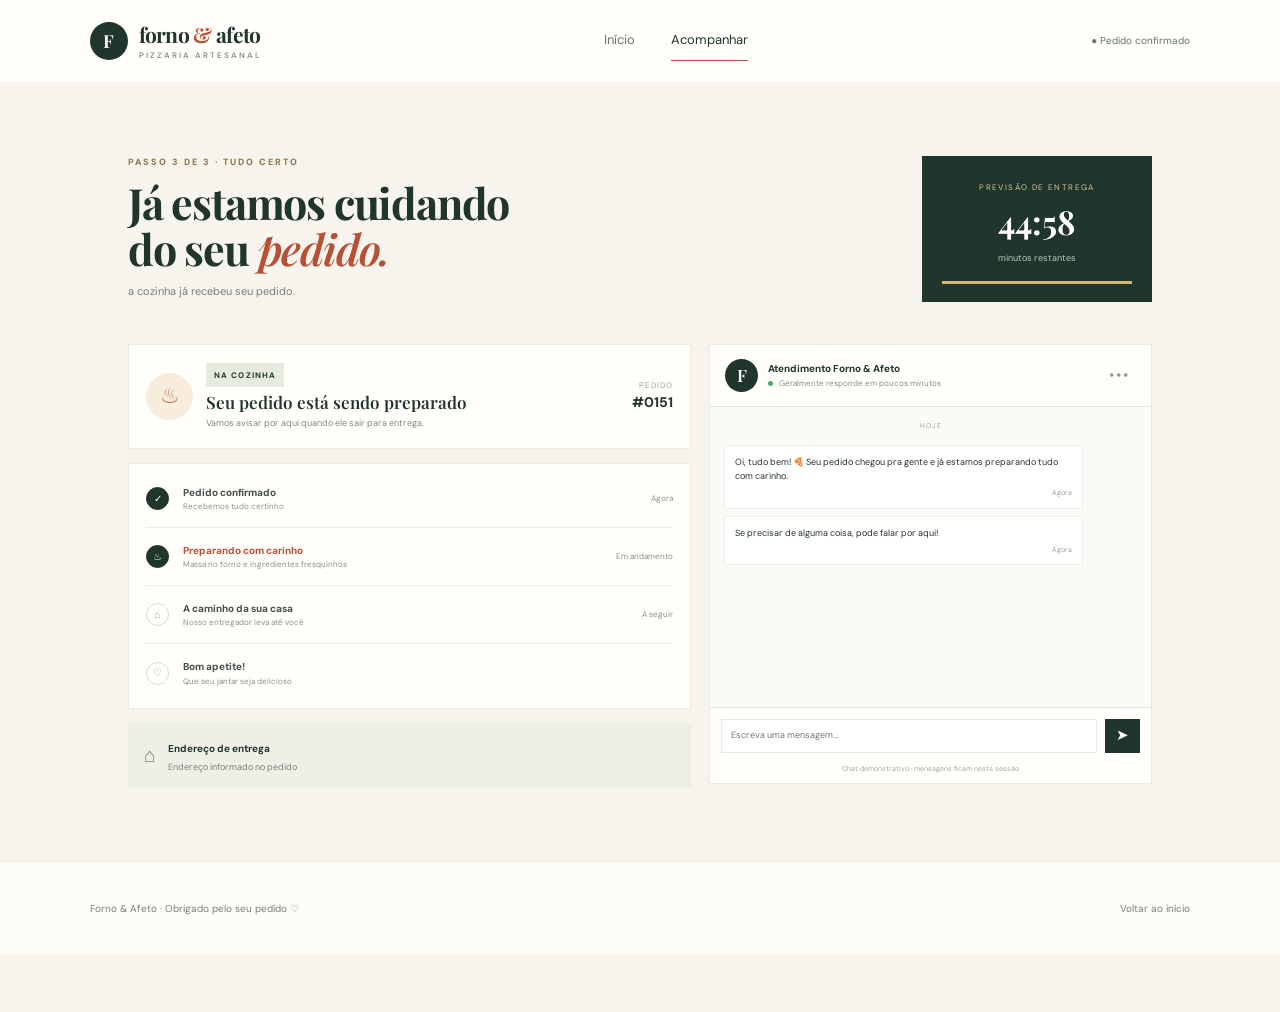
<file: acompanhamento.html>
<!doctype html><html lang="pt-BR"><head><meta charset="utf-8"><meta name="viewport" content="width=device-width,initial-scale=1"><meta name="theme-color" content="#18231d"><title>Acompanhe seu pedido — Forno & Afeto</title><link rel="preconnect" href="https://fonts.googleapis.com"><link href="https://fonts.googleapis.com/css2?family=DM+Sans:wght@400;500;600;700&family=Playfair+Display:wght@600;700;800&display=swap" rel="stylesheet"><link rel="stylesheet" href="style.css"></head><body class="inner-page"><header class="topbar"><a class="brand" href="index.html"><span class="brand-mark">F</span><span>forno <i>&</i> afeto<small>PIZZARIA ARTESANAL</small></span></a><nav><a href="index.html">Início</a><a class="active" href="acompanhamento.html">Acompanhar</a></nav><span class="secure-label">● Pedido confirmado</span></header><main class="flow-main track-main"><div class="track-hero"><div><p class="eyebrow dark-eyebrow">PASSO 3 DE 3 · TUDO CERTO</p><h1>Já estamos cuidando<br>do seu <em>pedido.</em></h1><p id="trackGreeting">A cozinha já recebeu seu pedido.</p></div><div class="timer-card"><span>PREVISÃO DE ENTREGA</span><strong id="countdown">35:00</strong><small>minutos restantes</small><div class="timer-track"><i id="timerProgress"></i></div></div></div><div class="track-grid"><section class="track-content"><div class="status-card"><div class="status-icon">♨</div><div><span class="card-tag dark-tag">NA COZINHA</span><h2>Seu pedido está sendo preparado</h2><p>Vamos avisar por aqui quando ele sair para entrega.</p></div><div class="order-number">PEDIDO<strong id="orderNumber">#0000</strong></div></div><div class="timeline"><div class="timeline-step completed"><span>✓</span><div><b>Pedido confirmado</b><small>Recebemos tudo certinho</small></div><time>Agora</time></div><div class="timeline-step active"><span>♨</span><div><b>Preparando com carinho</b><small>Massa no forno e ingredientes fresquinhos</small></div><time>Em andamento</time></div><div class="timeline-step"><span>⌂</span><div><b>A caminho da sua casa</b><small>Nosso entregador leva até você</small></div><time>A seguir</time></div><div class="timeline-step"><span>♡</span><div><b>Bom apetite!</b><small>Que seu jantar seja delicioso</small></div><time></time></div></div><div class="delivery-address"><span>⌂</span><div><b>Endereço de entrega</b><p id="trackAddress">Endereço informado no pedido</p></div></div></section><section class="chat-card"><div class="chat-head"><div class="avatar">F</div><div><b>Atendimento Forno & Afeto</b><small><span></span> Geralmente responde em poucos minutos</small></div><button class="chat-more" aria-label="Mais opções">•••</button></div><div class="chat-messages" id="chatMessages"><div class="chat-date">HOJE</div><div class="message received"><p>Oi, <span id="chatName">tudo bem</span>! 🍕 Seu pedido chegou pra gente e já estamos preparando tudo com carinho.</p><time>Agora</time></div><div class="message received"><p>Se precisar de alguma coisa, pode falar por aqui!</p><time>Agora</time></div></div><form class="chat-compose" id="chatForm"><input id="chatInput" maxlength="500" autocomplete="off" placeholder="Escreva uma mensagem…" aria-label="Mensagem para a pizzaria"><button type="submit" aria-label="Enviar mensagem">➤</button></form><p class="chat-disclaimer">Chat demonstrativo · mensagens ficam nesta sessão</p></section></div></main><footer><span>Forno & Afeto · Obrigado pelo seu pedido ♡</span><a href="index.html">Voltar ao início</a></footer><div class="toast" id="toast" role="status"></div><script src="app.js"></script></body></html>
</file>
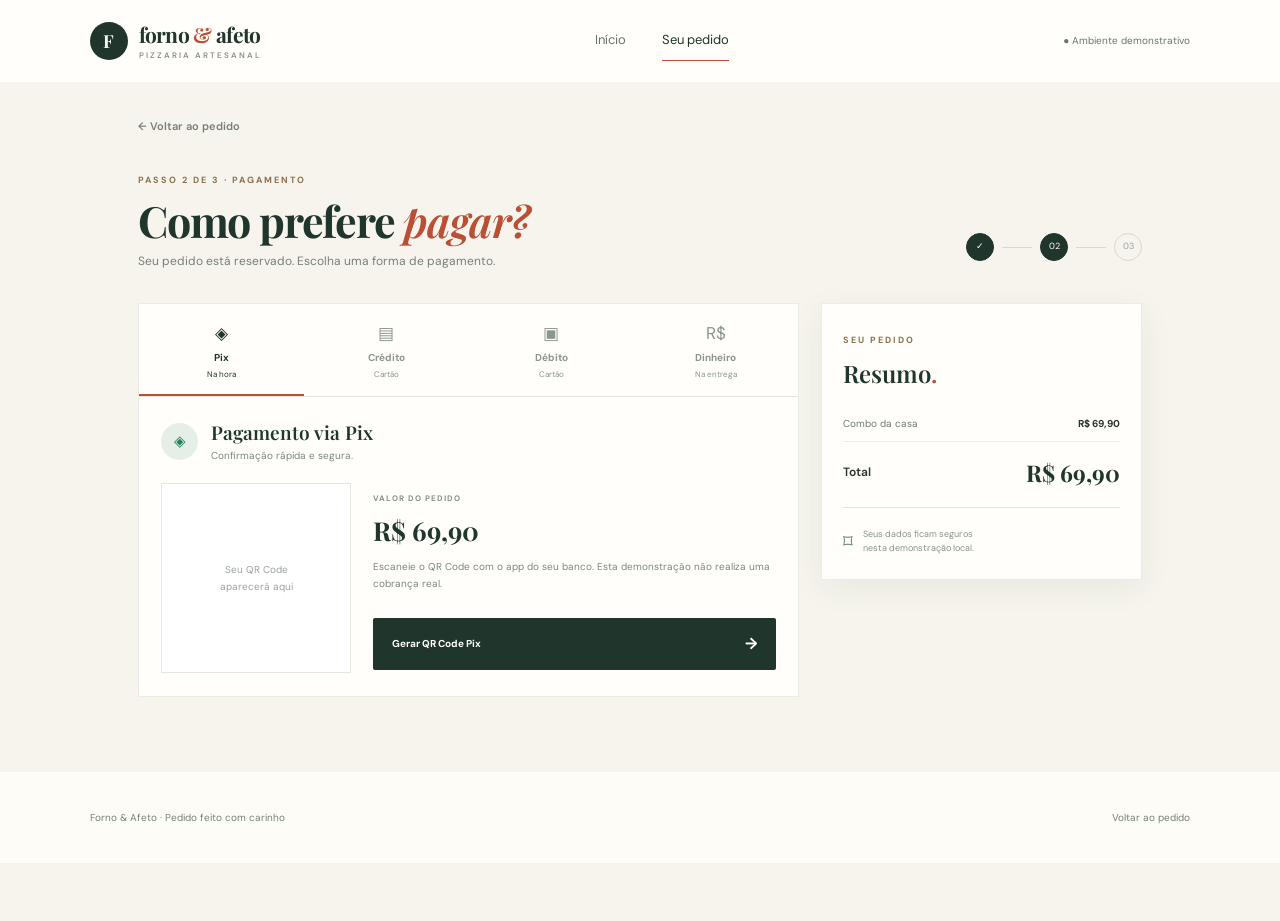
<file: pagamento.html>
<!doctype html><html lang="pt-BR"><head><meta charset="utf-8"><meta name="viewport" content="width=device-width,initial-scale=1"><meta name="theme-color" content="#18231d"><title>Pagamento — Forno & Afeto</title><link rel="preconnect" href="https://fonts.googleapis.com"><link href="https://fonts.googleapis.com/css2?family=DM+Sans:wght@400;500;600;700&family=Playfair+Display:wght@600;700;800&display=swap" rel="stylesheet"><link rel="stylesheet" href="style.css"></head><body class="inner-page"><header class="topbar"><a class="brand" href="index.html"><span class="brand-mark">F</span><span>forno <i>&</i> afeto<small>PIZZARIA ARTESANAL</small></span></a><nav><a href="index.html">Início</a><a class="active" href="pedido.html">Seu pedido</a></nav><span class="secure-label">● Ambiente demonstrativo</span></header><main class="flow-main narrow-flow"><a class="back-link" href="pedido.html">← Voltar ao pedido</a><div class="flow-heading"><div><p class="eyebrow dark-eyebrow">PASSO 2 DE 3 · PAGAMENTO</p><h1>Como prefere <em>pagar?</em></h1><p>Seu pedido está reservado. Escolha uma forma de pagamento.</p></div><div class="stepper"><span class="step done">✓</span><i></i><span class="step current">02</span><i></i><span class="step">03</span></div></div><div class="payment-layout"><section class="payment-card"><div class="payment-tabs"><button class="pay-tab active" data-method="pix">◈ <span>Pix</span><small>Na hora</small></button><button class="pay-tab" data-method="credit">▤ <span>Crédito</span><small>Cartão</small></button><button class="pay-tab" data-method="debit">▣ <span>Débito</span><small>Cartão</small></button><button class="pay-tab" data-method="cash">R$ <span>Dinheiro</span><small>Na entrega</small></button></div><div class="pay-content" id="payPix"><div class="pix-intro"><div class="pix-icon">◈</div><div><h2>Pagamento via Pix</h2><p>Confirmação rápida e segura.</p></div></div><div class="pix-body"><div class="qr-frame" id="qrFrame"><div class="qr-loading">Seu QR Code<br>aparecerá aqui</div></div><div class="pix-details"><span class="optional-label">VALOR DO PEDIDO</span><strong class="payment-total" id="paymentTotal">R$ 0,00</strong><p>Escaneie o QR Code com o app do seu banco. Esta demonstração não realiza uma cobrança real.</p><button class="button button-dark full-button" id="generatePix">Gerar QR Code Pix <span>→</span></button></div></div></div><div class="pay-content hidden" id="payCard"><div class="pix-intro"><div class="pix-icon">▤</div><div><h2 id="cardTitle">Cartão de crédito</h2><p>Preencha os dados para simular a autorização.</p></div></div><div class="demo-alert">Demonstração: não informe senha, CVV ou dados reais. O sistema não processa pagamentos.</div><label class="field-label" for="cardNumber">Número do cartão</label><input class="text-field" id="cardNumber" inputmode="numeric" autocomplete="off" placeholder="0000 0000 0000 0000" maxlength="19"><div class="field-row"><div><label class="field-label" for="cardHolder">Nome no cartão</label><input class="text-field" id="cardHolder" autocomplete="off" placeholder="NOME SOBRENOME" maxlength="60"></div><div><label class="field-label" for="cardExpiry">Validade</label><input class="text-field" id="cardExpiry" inputmode="numeric" placeholder="MM/AA" maxlength="5"></div></div><button class="button button-dark full-button" id="simulateCard">Simular pagamento <span>→</span></button><p class="fine-print">Nenhum dado é enviado ou armazenado pelo protótipo.</p></div><div class="pay-content hidden" id="payCash"><div class="pix-intro"><div class="pix-icon">R$</div><div><h2>Pagamento na entrega</h2><p>Você paga quando seu pedido chegar.</p></div></div><label class="choice cash-change"><input type="checkbox" id="needsChange"><span class="check-mark"></span><span><b>Vou precisar de troco</b><small>Informe o valor para o entregador</small></span></label><div id="changeField" class="hidden"><label class="field-label" for="changeFor">Troco para quanto?</label><input class="text-field" id="changeFor" inputmode="decimal" placeholder="R$ 100,00"></div><button class="button button-dark full-button" id="confirmCash">Confirmar pagamento na entrega <span>→</span></button></div><div class="pay-content hidden" id="pixSuccess"><div class="payment-success"><span>✓</span><h2>Pix preparado!</h2><p>Seu QR Code demonstrativo foi gerado. Em uma loja real, ele seria validado pelo provedor de pagamento.</p><button class="button button-dark" id="finishPayment">Continuar para o acompanhamento →</button></div></div><div class="pay-content hidden" id="cardSuccess"><div class="payment-success"><span>✓</span><h2>Pagamento aprovado!</h2><p>A autorização foi simulada com sucesso para este protótipo.</p><button class="button button-dark" id="finishCard">Continuar para o acompanhamento →</button></div></div></section><aside class="summary-card payment-summary"><p class="eyebrow dark-eyebrow">SEU PEDIDO</p><h2>Resumo<span>.</span></h2><div id="paymentSummary"></div><div class="summary-total"><span>Total</span><strong id="paymentSummaryTotal">R$ 0,00</strong></div><div class="secure-note">⌑ <span>Seus dados ficam seguros<br>nesta demonstração local.</span></div></aside></div></main><footer><span>Forno & Afeto · Pedido feito com carinho</span><a href="pedido.html">Voltar ao pedido</a></footer><div class="toast" id="toast" role="status"></div><script src="app.js"></script></body></html>
</file>
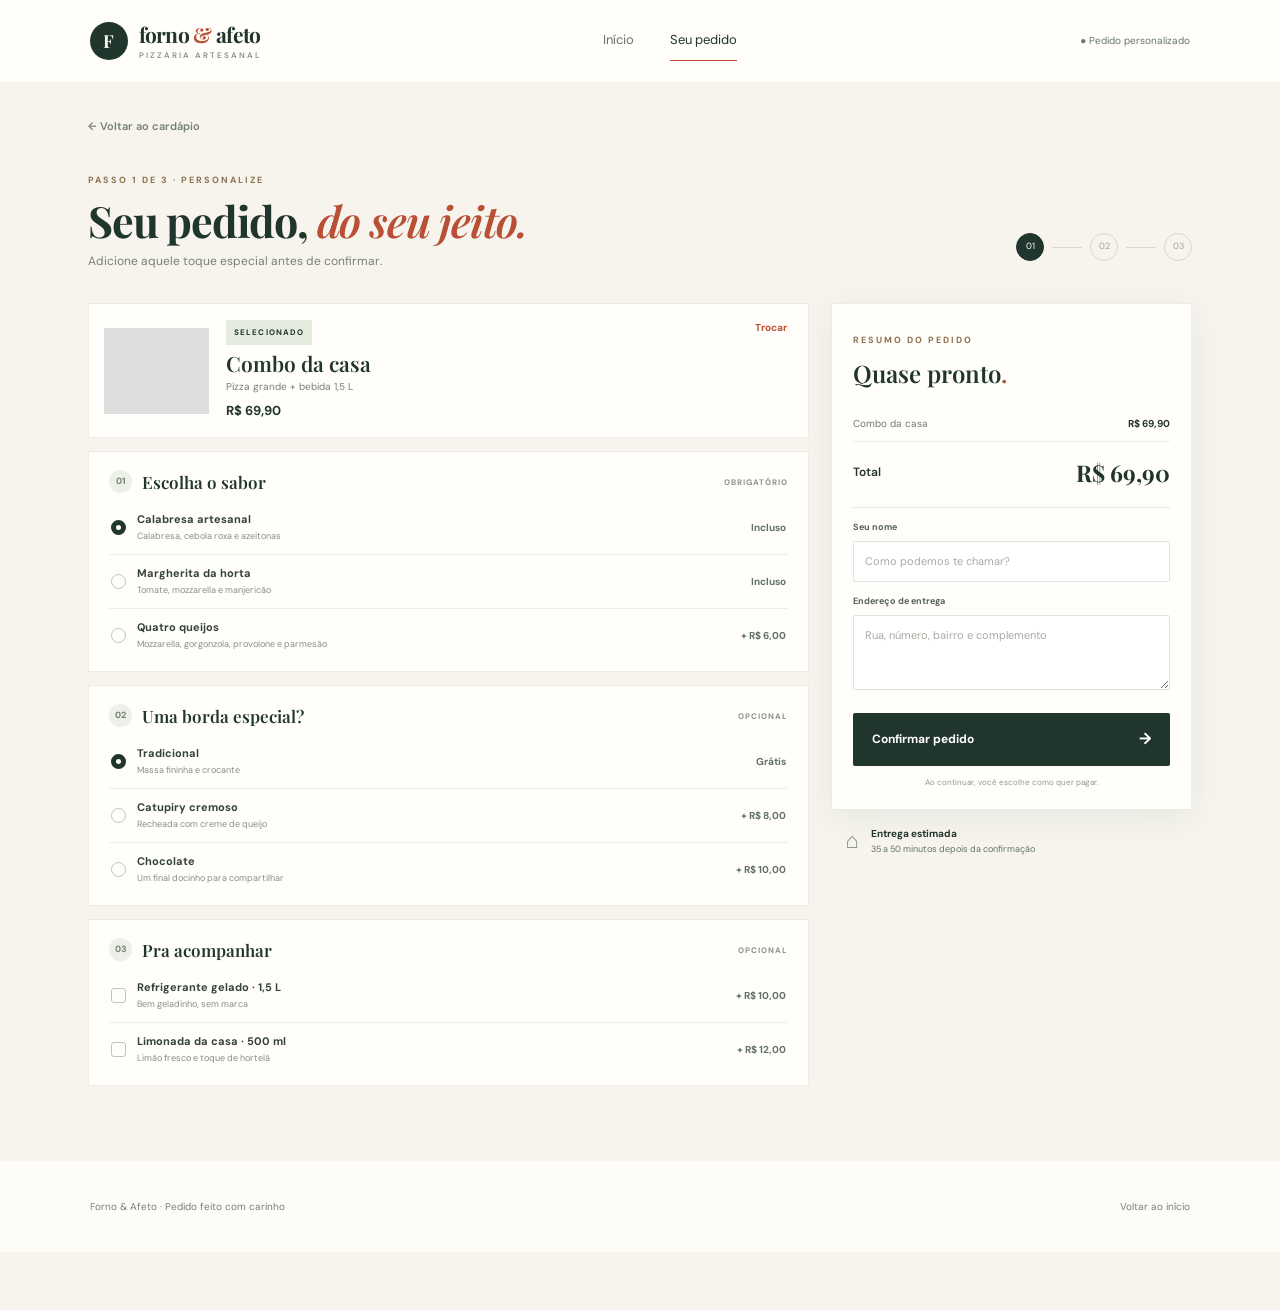
<file: pedido.html>
<!doctype html><html lang="pt-BR"><head><meta charset="utf-8"><meta name="viewport" content="width=device-width,initial-scale=1"><meta name="theme-color" content="#18231d"><title>Seu pedido — Forno & Afeto</title><link rel="preconnect" href="https://fonts.googleapis.com"><link href="https://fonts.googleapis.com/css2?family=DM+Sans:wght@400;500;600;700&family=Playfair+Display:wght@600;700;800&display=swap" rel="stylesheet"><link rel="stylesheet" href="style.css"></head><body class="inner-page"><header class="topbar"><a class="brand" href="index.html"><span class="brand-mark">F</span><span>forno <i>&</i> afeto<small>PIZZARIA ARTESANAL</small></span></a><nav><a href="index.html">Início</a><a class="active" href="pedido.html">Seu pedido</a></nav><span class="secure-label">● Pedido personalizado</span></header><main class="flow-main"><a class="back-link" href="index.html">← Voltar ao cardápio</a><div class="flow-heading"><div><p class="eyebrow dark-eyebrow">PASSO 1 DE 3 · PERSONALIZE</p><h1>Seu pedido, <em>do seu jeito.</em></h1><p>Adicione aquele toque especial antes de confirmar.</p></div><div class="stepper"><span class="step current">01</span><i></i><span class="step">02</span><i></i><span class="step">03</span></div></div>
<div class="order-layout"><section class="order-options"><div class="panel selected-item"><div class="selected-photo" id="selectedPhoto"></div><div><span class="card-tag dark-tag">SELECIONADO</span><h2 id="itemName">Combo da casa</h2><p id="itemDescription">Pizza grande + bebida 1,5 L</p><strong class="item-price" id="basePrice">R$ 69,90</strong></div><button class="change-item" id="changeItem">Trocar</button></div>
<div class="panel" id="flavorPanel"><div class="panel-title"><div><span class="option-number">01</span><h2>Escolha o sabor</h2></div><span class="optional-label">OBRIGATÓRIO</span></div><div class="choice-list" id="flavorChoices"><label class="choice"><input type="radio" name="flavor" value="Calabresa artesanal" checked><span class="radio-mark"></span><span><b>Calabresa artesanal</b><small>Calabresa, cebola roxa e azeitonas</small></span><strong>Incluso</strong></label><label class="choice"><input type="radio" name="flavor" value="Margherita da horta"><span class="radio-mark"></span><span><b>Margherita da horta</b><small>Tomate, mozzarella e manjericão</small></span><strong>Incluso</strong></label><label class="choice"><input type="radio" name="flavor" value="Quatro queijos"><span class="radio-mark"></span><span><b>Quatro queijos</b><small>Mozzarella, gorgonzola, provolone e parmesão</small></span><strong>+ R$ 6,00</strong><input type="hidden" data-addon-price="flavor" value="0"></label></div></div>
<div class="panel"><div class="panel-title"><div><span class="option-number">02</span><h2>Uma borda especial?</h2></div><span class="optional-label">OPCIONAL</span></div><div class="choice-list"><label class="choice"><input type="radio" name="crust" value="Tradicional" data-price="0" checked><span class="radio-mark"></span><span><b>Tradicional</b><small>Massa fininha e crocante</small></span><strong>Grátis</strong></label><label class="choice"><input type="radio" name="crust" value="Catupiry" data-price="8"><span class="radio-mark"></span><span><b>Catupiry cremoso</b><small>Recheada com creme de queijo</small></span><strong>+ R$ 8,00</strong></label><label class="choice"><input type="radio" name="crust" value="Chocolate" data-price="10"><span class="radio-mark"></span><span><b>Chocolate</b><small>Um final docinho para compartilhar</small></span><strong>+ R$ 10,00</strong></label></div></div>
<div class="panel"><div class="panel-title"><div><span class="option-number">03</span><h2>Pra acompanhar</h2></div><span class="optional-label">OPCIONAL</span></div><div class="choice-list"><label class="choice"><input type="checkbox" name="drink" value="Refrigerante gelado" data-price="10"><span class="check-mark"></span><span><b>Refrigerante gelado · 1,5 L</b><small>Bem geladinho, sem marca</small></span><strong>+ R$ 10,00</strong></label><label class="choice"><input type="checkbox" name="drink" value="Limonada da casa" data-price="12"><span class="check-mark"></span><span><b>Limonada da casa · 500 ml</b><small>Limão fresco e toque de hortelã</small></span><strong>+ R$ 12,00</strong></label></div></div></section>
<aside class="summary-column"><div class="summary-card"><p class="eyebrow dark-eyebrow">RESUMO DO PEDIDO</p><h2>Quase pronto<span>.</span></h2><div class="summary-line"><span id="summaryItem">Combo da casa</span><strong id="summaryBase">R$ 69,90</strong></div><div id="summaryExtras"></div><div class="summary-total"><span>Total</span><strong id="summaryTotal">R$ 69,90</strong></div><label class="field-label" for="customerName">Seu nome</label><input class="text-field" id="customerName" placeholder="Como podemos te chamar?" maxlength="60"><label class="field-label" for="customerAddress">Endereço de entrega</label><textarea class="text-field" id="customerAddress" placeholder="Rua, número, bairro e complemento" rows="3" maxlength="300"></textarea><button class="button button-dark full-button" id="confirmOrder">Confirmar pedido <span>→</span></button><p class="fine-print">Ao continuar, você escolhe como quer pagar.</p></div><div class="delivery-note"><span>⌂</span><p><b>Entrega estimada</b><br>35 a 50 minutos depois da confirmação</p></div></aside></div></main><footer><span>Forno & Afeto · Pedido feito com carinho</span><a href="index.html">Voltar ao início</a></footer><div class="toast" id="toast" role="status"></div><script src="app.js"></script></body></html>
</file>
<file: style.css>
:root{--pine:#20352b;--pine-deep:#18271f;--sage:#dbe4d5;--cream:#f6f4ed;--paper:#fffefa;--tomato:#b94f35;--ink:#27332b;--muted:#778078;--line:#e5e7df;--gold:#ddb86b;--sans:'DM Sans',sans-serif;--serif:'Playfair Display',serif}*{box-sizing:border-box}html{scroll-behavior:smooth}body{margin:0;background:var(--cream);color:var(--ink);font:15px/1.55 var(--sans)}a{color:inherit;text-decoration:none}button,input,textarea{font:inherit}button{cursor:pointer}.topbar{height:82px;padding:0 clamp(22px,7vw,110px);display:flex;align-items:center;justify-content:space-between;background:var(--paper);position:relative;z-index:3}.brand{display:flex;align-items:center;gap:11px;color:var(--pine);font:700 21px/1 var(--serif);letter-spacing:-.7px}.brand i{color:var(--tomato);font-style:normal}.brand small{display:block;margin-top:6px;font:600 8px/1 var(--sans);letter-spacing:2px;color:#889188}.brand-mark{width:38px;height:38px;border-radius:50%;display:grid;place-items:center;background:var(--pine);color:var(--cream);font:700 18px var(--serif)}nav{display:flex;gap:36px;color:#68736a;font-size:13px}nav a{padding:9px 0}nav a.active,nav a:hover{color:var(--pine);border-bottom:1px solid var(--tomato)}.top-order{background:var(--pine);color:white;padding:12px 17px;border-radius:2px;font-size:12px;font-weight:600}.top-order b{margin-left:12px;color:var(--gold)}.hero{min-height:585px;background:var(--pine);display:grid;grid-template-columns:1fr 1fr;position:relative;color:white;padding:67px clamp(32px,10vw,155px) 75px clamp(32px,11vw,166px);gap:5%;overflow:hidden}.hero-copy{align-self:center;max-width:480px;z-index:1}.eyebrow{font-size:9px;letter-spacing:2px;font-weight:700;color:#d6c29a}.eyebrow span{display:inline-block;width:19px;height:1px;background:var(--gold);vertical-align:middle;margin-right:7px}.hero h1,.flow-heading h1,.track-hero h1{font:700 clamp(42px,5.4vw,70px)/1.08 var(--serif);letter-spacing:-2px;margin:22px 0 16px}.hero h1 em,.section h2 em,.flow-heading h1 em,.track-hero h1 em{color:#dfbd78;font-weight:600}.hero-sub{color:#c2cfc3;max-width:390px;font-size:14px;line-height:1.8;margin:0 0 25px}.button{border:0;padding:14px 19px;display:inline-flex;align-items:center;justify-content:space-between;gap:32px;font-weight:700;font-size:12px;border-radius:2px;transition:transform .2s,background .2s}.button:hover{transform:translateY(-2px)}.button-cream{color:var(--pine);background:var(--cream)}.button-cream span{color:var(--tomato);font-size:17px}.button-dark{color:white;background:var(--pine)}.button-dark:hover{background:#2d4839}.hero-note{font-size:10px;color:#c0cbbf;margin-top:23px}.hero-note span{color:var(--gold);letter-spacing:2px;margin-right:7px}.hero-photo{position:relative;align-self:stretch;min-height:420px}.hero-photo>img{width:100%;height:100%;max-height:470px;object-fit:cover;border-radius:48% 48% 3px 3px;filter:saturate(.85)}.hero-photo:after{content:'';position:absolute;inset:0;background:linear-gradient(0deg,#1b2a22a6,transparent 45%);border-radius:48% 48% 3px 3px;pointer-events:none}.photo-stamp{position:absolute;top:7%;right:-6%;z-index:1;width:78px;height:78px;border-radius:50%;background:var(--tomato);display:grid;place-content:center;text-align:center;font-size:9px;line-height:1.4;letter-spacing:1px;transform:rotate(9deg)}.hero-caption{position:absolute;z-index:1;bottom:25px;left:24px;display:grid;font:18px var(--serif)}.hero-caption b{font:10px var(--sans);color:#dfc795}.hero-index{position:absolute;right:7%;bottom:26px;color:#d6c29a;font-size:11px;letter-spacing:1.4px}.hero-index i{font-style:normal;color:#768a78}.section{padding:79px clamp(25px,9vw,135px) 88px}.section-head{display:flex;justify-content:space-between;align-items:end;margin-bottom:27px}.dark-eyebrow{color:#8b7150}.section h2{font:700 clamp(31px,4vw,44px)/1.2 var(--serif);margin:9px 0 0;color:var(--pine)}.section h2 em{color:var(--tomato)}.text-link{font-size:11px;font-weight:700;color:var(--pine);padding-bottom:9px}.text-link span{color:var(--tomato);margin-left:10px;font-size:15px}.menu-grid{display:grid;grid-template-columns:repeat(4,1fr);gap:14px}.menu-card{height:350px;position:relative;overflow:hidden;color:white;background:#667260;cursor:pointer}.menu-card img{width:100%;height:100%;object-fit:cover;transition:transform .45s}.menu-card:hover img{transform:scale(1.055)}.card-shade{position:absolute;inset:0;background:linear-gradient(0deg,#111e18ed 0%,#111e182b 57%,#00000012 100%)}.card-tag{position:absolute;top:16px;left:15px;background:#f4f1e6e8;color:var(--pine);padding:6px 8px;font-size:8px;letter-spacing:1.1px;font-weight:700}.card-info{position:absolute;bottom:0;left:0;right:0;padding:18px}.card-info h3{font:600 21px var(--serif);margin:0 0 2px}.card-info p{font-size:10px;color:#d9ded6;margin:0 0 14px}.card-info>div{display:flex;align-items:center;justify-content:space-between}.card-info strong{font-size:14px}.add-button{width:32px;height:32px;border:1px solid #ffffff8c;border-radius:50%;background:transparent;color:white;font-size:21px;line-height:1}.add-button:hover{background:white;color:var(--pine)}.promo-band{background:#eee9dc;min-height:380px;display:grid;grid-template-columns:1fr 1fr;padding:63px clamp(30px,12vw,180px);gap:9%;align-items:center}.promo-band h2{font:700 38px/1.2 var(--serif);color:var(--pine);margin:14px 0}.promo-band p:not(.eyebrow){font-size:13px;color:#657066;margin-bottom:21px}.promo-image{height:260px;position:relative}.promo-image img{width:100%;height:100%;object-fit:cover;border-radius:48% 48% 2px 2px}.promo-image:after{content:'FEITO COM AFETO';position:absolute;bottom:15px;left:50%;transform:translateX(-50%);font-size:8px;letter-spacing:2px;color:white;text-shadow:0 1px 6px #000}footer{min-height:91px;padding:20px clamp(22px,7vw,110px);display:flex;align-items:center;justify-content:space-between;background:#fdfcf7;color:#778078;font-size:10px}.footer-brand{transform:scale(.83);transform-origin:left center}.sticky-order{display:none}.inner-page{min-height:100vh}.secure-label{font-size:10px;color:#65776a}.flow-main{max-width:1160px;margin:0 auto;padding:32px 28px 75px}.back-link{font-size:11px;font-weight:600;color:#768078}.flow-heading{display:flex;justify-content:space-between;align-items:end;margin:28px 0 33px}.flow-heading h1,.track-hero h1{font-size:43px;letter-spacing:-1.2px;color:var(--pine);margin:8px 0}.flow-heading h1 em,.track-hero h1 em{color:var(--tomato)}.flow-heading>div>p:last-child{font-size:12px;color:#778078;margin:8px 0 0}.stepper{display:flex;align-items:center;gap:8px;margin-bottom:9px}.stepper i{width:30px;height:1px;background:#d5dad1}.step{border:1px solid #d5dad1;color:#9aa39a;border-radius:50%;width:28px;height:28px;display:grid;place-items:center;font-size:9px}.step.current,.step.done{background:var(--pine);color:white;border-color:var(--pine)}.order-layout{display:grid;grid-template-columns:minmax(0,1.7fr) minmax(270px,.85fr);gap:22px;align-items:start}.order-options{display:grid;gap:13px}.panel,.summary-card,.payment-card,.chat-card,.status-card{background:var(--paper);border:1px solid #ecece5}.selected-item{display:flex;align-items:center;gap:17px;padding:15px;position:relative}.selected-photo{width:105px;height:86px;flex:none;background:#ddd center/cover}.selected-item h2{font:600 21px var(--serif);margin:4px 0 0;color:var(--pine)}.selected-item p{font-size:10px;color:#768078;margin:2px 0 5px}.dark-tag{position:static;display:inline-block;background:#e5ebdf}.item-price{font-size:13px;color:var(--pine)}.change-item{margin-left:auto;align-self:flex-start;background:none;border:0;color:var(--tomato);font-size:10px;font-weight:700}.panel:not(.selected-item){padding:18px 20px}.panel-title{display:flex;justify-content:space-between;align-items:center;margin-bottom:8px}.panel-title>div{display:flex;align-items:center;gap:10px}.panel-title h2{font:600 17px var(--serif);color:var(--pine);margin:0}.option-number{width:23px;height:23px;border-radius:50%;display:grid;place-items:center;background:#edf0e8;color:#72816e;font-size:9px;font-weight:700}.optional-label{font-size:8px;letter-spacing:1px;color:#899188;font-weight:700}.choice{display:flex;align-items:center;gap:11px;padding:10px 2px;border-bottom:1px solid #eeeee9;cursor:pointer}.choice:last-child{border-bottom:0;padding-bottom:1px}.choice>input{position:absolute;opacity:0;width:1px;height:1px}.radio-mark,.check-mark{width:15px;height:15px;border:1px solid #bdc5bc;border-radius:50%;display:inline-grid;place-items:center;flex:none}.check-mark{border-radius:3px}.choice input:checked+.radio-mark{border:5px solid var(--pine)}.choice input:checked+.check-mark{background:var(--pine);border-color:var(--pine)}.choice input:checked+.check-mark:after{content:'✓';font-size:10px;color:white;line-height:1}.choice>span:nth-of-type(2){display:grid;flex:1}.choice b{font-size:11px;color:#354239}.choice small{font-size:9px;color:#859087;margin-top:2px}.choice>strong{font-size:10px;color:#617264}.summary-card{padding:21px;box-shadow:0 8px 30px #273c2910}.summary-card h2{font:600 24px var(--serif);color:var(--pine);margin:6px 0 18px}.summary-card h2 span{color:var(--tomato)}.summary-line{display:flex;justify-content:space-between;gap:8px;color:#717a73;font-size:10px;padding:9px 0;border-bottom:1px solid #eeeee9}.summary-line strong{color:var(--ink);white-space:nowrap}.summary-total{display:flex;justify-content:space-between;align-items:center;padding:15px 0 19px;margin-bottom:7px;border-bottom:1px solid var(--line);font-size:12px;font-weight:600}.summary-total strong{font:700 23px var(--serif);color:var(--pine)}.field-label{display:block;font-size:9px;font-weight:700;color:#556157;margin:13px 0 6px}.text-field{width:100%;border:1px solid #e0e4db;border-radius:2px;background:#fff;padding:11px;font-size:11px;color:var(--ink);outline:none;resize:vertical}.text-field:focus{border-color:#859782}.text-field::placeholder{color:#a4aba2}.full-button{width:100%;margin-top:16px}.full-button span{font-size:16px}.fine-print{text-align:center;color:#919991;font-size:8px;margin:10px 0 0}.delivery-note{display:flex;gap:12px;align-items:center;padding:14px;color:#647267}.delivery-note>span{font-size:22px;color:#80917e}.delivery-note p{font-size:9px;line-height:1.7;margin:0}.delivery-note b{font-size:10px;color:var(--pine)}.narrow-flow{max-width:1060px}.payment-layout{display:grid;grid-template-columns:minmax(0,1.65fr) minmax(250px,.8fr);gap:22px;align-items:start}.payment-card{padding:0 22px 23px}.payment-tabs{display:grid;grid-template-columns:repeat(4,1fr);border-bottom:1px solid var(--line);margin:0 -22px 22px}.pay-tab{padding:16px 6px 14px;background:transparent;border:0;border-bottom:2px solid transparent;color:#8b968c;font-size:17px;display:grid;justify-items:center;gap:3px}.pay-tab span{font-size:10px;font-weight:700}.pay-tab small{font-size:8px}.pay-tab.active{color:var(--pine);border-color:var(--tomato)}.pix-intro{display:flex;gap:13px;align-items:center;margin-bottom:19px}.pix-icon{width:37px;height:37px;display:grid;place-items:center;border-radius:50%;background:#e5efe8;color:#258256}.pix-intro h2{font:600 19px var(--serif);color:var(--pine);margin:0}.pix-intro p{font-size:10px;color:#7c877e;margin:3px 0 0}.pix-body{display:grid;grid-template-columns:190px 1fr;gap:22px;align-items:center}.qr-frame{width:190px;height:190px;border:1px solid var(--line);display:grid;place-items:center;background:white;padding:10px}.qr-frame img{width:100%;height:100%;image-rendering:pixelated}.qr-loading{text-align:center;font-size:10px;line-height:1.7;color:#9aa39a}.pix-details>p{font-size:10px;color:#7c877e;line-height:1.7;margin:10px 0}.payment-total{font:700 26px var(--serif);display:block;color:var(--pine);margin-top:4px}.pix-details .button{font-size:10px}.payment-summary{position:sticky;top:20px}.secure-note{display:flex;gap:10px;align-items:center;font-size:19px;color:#668374;padding:12px 0 2px}.secure-note span{font-size:9px;color:#89938b;line-height:1.6}.hidden{display:none!important}.demo-alert{background:#fff6e8;border-left:3px solid #d6a14a;padding:10px 12px;font-size:9px;line-height:1.6;color:#795e33;margin:12px 0}.field-row{display:grid;grid-template-columns:1fr 110px;gap:12px}.payment-success{text-align:center;padding:35px 15px}.payment-success>span{display:grid;place-items:center;margin:0 auto 13px;width:47px;height:47px;border-radius:50%;background:#e5efe8;color:#398461;font-size:24px}.payment-success h2{font:600 24px var(--serif);color:var(--pine);margin:0 0 7px}.payment-success p{font-size:10px;color:#778078;max-width:390px;margin:0 auto 19px}.payment-success .button{font-size:10px}.cash-change{border:1px solid var(--line);padding:14px;margin:17px 0}.payment-summary #paymentSummary .summary-line{font-size:10px}.track-main{max-width:1080px}.track-hero{display:flex;justify-content:space-between;align-items:center;margin:33px 0}.track-hero h1{font-size:43px}.track-hero>div:first-child>p:last-child{font-size:11px;color:#748077}.timer-card{width:230px;background:var(--pine);color:#fff;padding:18px 20px;text-align:center}.timer-card>span{font-size:8px;letter-spacing:1.4px;color:#d4c49e}.timer-card strong{display:block;font:700 33px var(--serif);margin:2px 0}.timer-card small{font-size:9px;color:#bcc9bd}.timer-track{height:3px;background:#ffffff38;margin-top:13px}.timer-track i{display:block;width:100%;height:100%;background:#d3b671;transition:width 1s linear}.track-grid{display:grid;grid-template-columns:1.12fr .88fr;gap:18px;align-items:start}.track-content{display:grid;gap:14px}.status-card{display:flex;align-items:center;padding:17px;gap:13px}.status-icon{width:47px;height:47px;display:grid;place-items:center;border-radius:50%;background:#f8ecdd;color:#c87a43;font-size:22px;flex:none}.status-card h2{font:600 17px var(--serif);color:var(--pine);margin:4px 0}.status-card p{font-size:9px;color:#818a81;margin:0}.order-number{margin-left:auto;text-align:right;color:#9aa39a;font-size:8px;letter-spacing:1px}.order-number strong{display:block;color:var(--pine);font-size:14px;letter-spacing:0}.timeline{background:var(--paper);border:1px solid #ecece5;padding:6px 17px}.timeline-step{display:grid;grid-template-columns:26px 1fr auto;gap:11px;align-items:center;min-height:58px;border-bottom:1px solid #eeeee9;position:relative}.timeline-step:last-child{border:0}.timeline-step>span{width:23px;height:23px;border-radius:50%;border:1px solid #d8ded5;color:#9aa39a;display:grid;place-items:center;font-size:10px;background:var(--paper);z-index:1}.timeline-step.completed>span,.timeline-step.active>span{background:var(--pine);color:white;border-color:var(--pine)}.timeline-step div{display:grid}.timeline-step b{font-size:10px;color:#435047}.timeline-step small,.timeline-step time{font-size:8px;color:#89928a}.timeline-step.active b{color:var(--tomato)}.delivery-address{display:flex;gap:12px;align-items:center;padding:13px 16px;background:#eeefe7}.delivery-address>span{font-size:20px;color:#778873}.delivery-address b{font-size:10px;color:var(--pine)}.delivery-address p{font-size:9px;color:#788178;margin:2px 0 0}.chat-card{height:440px;display:flex;flex-direction:column}.chat-head{padding:14px 15px;display:flex;gap:10px;align-items:center;border-bottom:1px solid var(--line)}.avatar{width:33px;height:33px;display:grid;place-items:center;border-radius:50%;background:var(--pine);color:white;font:600 17px var(--serif)}.chat-head>div:nth-child(2){display:grid;flex:1}.chat-head b{font-size:10px;color:var(--pine)}.chat-head small{font-size:8px;color:#849086}.chat-head small span{display:inline-block;width:5px;height:5px;background:#4aab68;border-radius:50%;margin-right:4px}.chat-more{border:0;background:transparent;color:#929b92;letter-spacing:2px}.chat-messages{flex:1;overflow:auto;padding:14px;background:#fafaf6}.chat-date{text-align:center;color:#a0a69f;font-size:7px;letter-spacing:1px;margin-bottom:13px}.message{max-width:87%;padding:9px 10px;margin:7px 0;border-radius:2px;font-size:9px;line-height:1.6}.message p{margin:0}.message time{display:block;text-align:right;font-size:7px;color:#99a198;margin-top:4px}.received{background:white;border:1px solid #efefe9}.sent{background:#e6eee5;margin-left:auto}.chat-compose{display:flex;padding:11px;gap:8px;border-top:1px solid var(--line)}.chat-compose input{flex:1;min-width:0;padding:9px;border:1px solid #e7e9e2;font-size:9px;outline:none}.chat-compose button{width:35px;border:0;background:var(--pine);color:white}.chat-disclaimer{text-align:center;color:#a0a79f;font-size:7px;margin:0;padding:0 0 8px}.toast{position:fixed;bottom:22px;left:50%;transform:translate(-50%,20px);padding:12px 18px;background:var(--pine-deep);color:white;font-size:11px;box-shadow:0 8px 25px #0002;opacity:0;pointer-events:none;transition:.25s;z-index:9}.toast.show{opacity:1;transform:translate(-50%,0)}
@media(max-width:850px){.topbar{padding:0 24px}.hero{padding:55px 8%;gap:3%}.hero h1{font-size:52px}.section{padding:65px 6%}.menu-grid{grid-template-columns:repeat(2,1fr)}.menu-card{height:310px}.promo-band{padding:55px 8%}.flow-main{padding-left:22px;padding-right:22px}.order-layout,.payment-layout{grid-template-columns:1fr .76fr;gap:13px}.summary-card{padding:16px}.track-grid{gap:12px}.status-card{gap:8px;padding:12px}.status-card h2{font-size:14px}}
@media(max-width:620px){body{padding-bottom:62px}.topbar{height:70px;padding:0 18px}.brand{font-size:19px}.brand-mark{width:34px;height:34px}nav{display:none}.top-order{font-size:10px;padding:10px}.secure-label{font-size:8px}.hero{padding:52px 25px 55px;display:flex;flex-direction:column;gap:25px}.hero h1{font-size:47px}.hero-copy{max-width:none}.hero-sub{font-size:12px}.hero-photo{height:290px;min-height:0;margin:0 14px 0 20px}.photo-stamp{right:-8%;width:67px;height:67px;font-size:8px}.hero-index{bottom:14px;right:20px}.section{padding:51px 18px 57px}.section-head{align-items:start;gap:16px}.section h2{font-size:31px}.text-link{font-size:9px;max-width:102px;line-height:1.7}.menu-grid{gap:9px}.menu-card{height:255px}.card-info{padding:12px}.card-info h3{font-size:16px}.card-info p{font-size:8px;line-height:1.4;min-height:23px}.card-info strong{font-size:12px}.card-tag{font-size:7px;left:9px;top:10px}.add-button{width:28px;height:28px}.promo-band{grid-template-columns:1fr;padding:44px 25px;gap:28px}.promo-band h2{font-size:33px}.promo-image{height:215px;width:83%;margin-left:auto}footer{padding:16px 19px;gap:12px;flex-wrap:wrap;font-size:8px}.footer-brand{display:none}.sticky-order{display:flex;position:fixed;z-index:5;bottom:0;left:0;right:0;height:58px;align-items:center;justify-content:center;gap:30px;background:var(--tomato);color:white;font-size:12px;font-weight:700;box-shadow:0 -4px 18px #17271c1f}.sticky-order span{font-size:18px}.flow-main{padding:23px 16px 38px}.flow-heading{margin:23px 0;align-items:start;gap:12px}.flow-heading h1,.track-hero h1{font-size:32px;letter-spacing:-.7px}.flow-heading>div>p:last-child{font-size:10px}.stepper{gap:4px;margin-top:10px}.stepper i{width:14px}.step{width:23px;height:23px;font-size:8px}.order-layout,.payment-layout{grid-template-columns:1fr}.summary-column{order:-1}.summary-column .summary-card{display:grid;grid-template-columns:1fr 1fr;column-gap:14px;padding:13px}.summary-column .summary-card>.eyebrow,.summary-column h2,.summary-column .summary-total,.summary-column #summaryExtras,.summary-column .field-label,.summary-column .text-field,.summary-column .button,.summary-column .fine-print{grid-column:1/-1}.summary-column h2{margin:0 0 7px}.summary-column .summary-line{padding:5px 0}.summary-column .summary-total{padding:8px 0;margin:3px 0}.summary-column .field-label{margin:8px 0 4px}.summary-column .text-field{padding:9px}.summary-column .full-button{margin-top:10px}.delivery-note{padding:8px 10px}.selected-item{gap:10px;padding:10px}.selected-photo{width:76px;height:76px}.selected-item h2{font-size:17px}.panel:not(.selected-item){padding:15px}.panel-title h2{font-size:16px}.choice{gap:8px}.choice b{font-size:10px}.choice small{font-size:8px}.choice>strong{font-size:9px}.payment-card{padding:0 15px 17px}.payment-tabs{margin:0 -15px 17px}.pay-tab{font-size:15px;padding:12px 3px}.pay-tab span{font-size:9px}.pix-body{grid-template-columns:130px 1fr;gap:12px}.qr-frame{width:130px;height:130px;padding:6px}.payment-total{font-size:22px}.pix-details>p{font-size:9px}.pix-details .button{padding:11px 9px;gap:7px;font-size:9px}.payment-summary{position:static}.narrow-flow .flow-heading{margin-bottom:20px}.track-hero{display:grid;gap:14px;margin:24px 0}.track-hero h1{font-size:36px}.timer-card{width:100%;padding:12px 16px;display:grid;grid-template-columns:1fr auto;align-items:center;text-align:left}.timer-card>span{grid-column:1;font-size:7px}.timer-card strong{grid-column:2;grid-row:1/3;font-size:27px}.timer-card small{grid-column:1}.timer-track{grid-column:1/-1;margin-top:8px}.track-grid{grid-template-columns:1fr}.chat-card{height:400px}.status-card h2{font-size:14px}.status-card p{font-size:8px}.order-number{font-size:7px}.timeline{padding:4px 12px}}

body{padding-bottom:58px}.sticky-order{display:flex;position:fixed;z-index:5;bottom:0;left:0;right:0;height:54px;align-items:center;justify-content:center;gap:30px;background:var(--tomato);color:white;font-size:12px;font-weight:700;box-shadow:0 -4px 18px #17271c1f}.sticky-order span{font-size:18px}@media(max-width:620px){body{padding-bottom:62px}.sticky-order{height:58px}}
.full-menu-main{max-width:1200px;margin:0 auto;padding:0 30px 70px}.menu-page-hero{display:grid;grid-template-columns:1fr .9fr;gap:8%;align-items:center;padding:55px 4% 34px;background:var(--pine);color:white}.menu-page-hero h1,.reservation-copy h1{font:700 clamp(39px,5vw,58px)/1.1 var(--serif);letter-spacing:-1.6px;margin:15px 0}.menu-page-hero h1 em,.reservation-copy h1 em{color:#dfbd78}.menu-page-hero>div:first-child>p:not(.eyebrow){font-size:12px;color:#c6d0c5;max-width:390px;line-height:1.8}.menu-hero-photo{height:235px;position:relative}.menu-hero-photo img{width:100%;height:100%;object-fit:cover;border-radius:48% 48% 2px 2px}.menu-jumps{display:flex;gap:10px;margin-top:22px}.menu-jumps a{padding:9px 12px;border:1px solid #ffffff55;color:#f7f4ec;font-size:10px}.menu-jumps a span{margin-left:13px;color:var(--gold)}.price-note{padding:16px 4%;font-size:9px;color:#7e887e;border-bottom:1px solid var(--line)}.price-note span{color:var(--tomato);margin-right:7px}.flavor-section{padding:47px 4% 12px;scroll-margin-top:20px}.flavor-heading{display:flex;align-items:end;justify-content:space-between;margin-bottom:20px}.flavor-heading h2,.reservation-intro h2{font:700 36px/1.2 var(--serif);color:var(--pine);margin:7px 0}.flavor-heading h2 em,.reservation-intro h2 em{font-style:normal;color:var(--tomato)}.flavor-heading>span{font-size:9px;color:#9aa197;letter-spacing:1px}.flavor-grid{display:grid;grid-template-columns:repeat(2,minmax(0,1fr));gap:11px}.flavor-card{display:grid;grid-template-columns:122px 1fr;min-height:132px;background:var(--paper);border:1px solid #ecece5;overflow:hidden}.flavor-thumb{background-color:#ddd;background-size:cover;background-position:center;min-height:132px}.thumb-margherita{background-image:url('https://images.unsplash.com/photo-1574071318508-1cdbab80d002?auto=format&fit=crop&w=400&q=75')}.thumb-calabresa{background-image:url('https://images.unsplash.com/photo-1576458088443-04a19bb13da6?auto=format&fit=crop&w=400&q=75')}.thumb-quatro{background-image:url('https://images.unsplash.com/photo-1762631179015-e8e8239f0ecf?auto=format&fit=crop&w=400&q=75')}.thumb-portuguesa{background-image:url('https://images.unsplash.com/photo-1604382354936-07c5d9983bd3?auto=format&fit=crop&w=400&q=75')}.thumb-frango{background-image:url('https://images.unsplash.com/photo-1773620497483-aafa93392160?auto=format&fit=crop&w=400&q=75')}.thumb-pepperoni{background-image:url('https://images.unsplash.com/photo-1440637475816-2e8bf1d4b6f3?auto=format&fit=crop&w=400&q=75')}.thumb-vegetariana{background-image:url('https://images.unsplash.com/photo-1646129618447-4d116bfd69ab?auto=format&fit=crop&w=400&q=75')}.thumb-parma{background-image:url('https://images.unsplash.com/photo-1748932123935-87690a44332c?auto=format&fit=crop&w=400&q=75')}.thumb-chocolate{background-image:url('https://images.unsplash.com/photo-1708649783218-b2b9a8781724?auto=format&fit=crop&w=400&q=75')}.thumb-banana{background-image:url('https://p2.trrsf.com/image/fget/cf/1200/630/middle/images.terra.com/2024/05/16/561863999-pizzadebananaecanela.jpg')}.thumb-romeu{background-image:url('https://paradisepizzaria.com.br/site/img/produtos/282362_1_g.png')}.thumb-brigadeiro{background-image:url('https://allforpizza.com/wp-content/uploads/2022/12/Brazilian-Pizza-3.jpg')}.flavor-details{display:flex;flex-direction:column;justify-content:space-between;padding:13px}.flavor-details h3{font:600 16px var(--serif);color:var(--pine);margin:0 0 5px}.flavor-details p{font-size:9px;line-height:1.6;color:#7a847b;margin:0;max-width:265px}.flavor-buy{display:flex;align-items:center;justify-content:space-between;gap:6px}.flavor-buy strong{font-size:11px;color:var(--pine)}.pizza-add{border:0;background:#edf0e8;padding:7px 9px;color:var(--pine);font-size:9px;font-weight:700;white-space:nowrap}.pizza-add:hover{background:var(--pine);color:white}.pizza-add span{color:var(--tomato);margin-left:7px}.pizza-add:hover span{color:var(--gold)}.sweet-section{padding-top:52px}.menu-bottom-cta{display:flex;align-items:center;justify-content:center;gap:18px;padding:32px 0 0}.menu-bottom-cta p{font:600 18px var(--serif);color:var(--pine)}.reservation-main{max-width:1180px;margin:0 auto;padding:0 30px 70px}.reservation-hero{display:grid;grid-template-columns:1fr 1fr;gap:8%;align-items:center;padding:52px 4% 57px;background:#eee9dc}.reservation-image{height:390px;position:relative}.reservation-image img{width:100%;height:100%;object-fit:cover}.reservation-image-note{position:absolute;bottom:15px;left:15px;background:#20352beF;color:white;padding:10px 13px;font-size:8px;letter-spacing:1.4px;line-height:1.7}.reservation-image-note b{color:#dfbd78}.reservation-copy h1{color:var(--pine);font-size:48px}.reservation-copy h1 em{color:var(--tomato);font-style:normal}.reservation-copy>p:not(.eyebrow){font-size:11px;line-height:1.8;color:#6f796f;max-width:390px}.house-details{display:grid;gap:12px;margin-top:22px}.house-details>div{display:flex;align-items:center;gap:10px}.house-details>div>span{width:30px;height:30px;border-radius:50%;display:grid;place-items:center;background:#fffefa;color:var(--tomato)}.house-details p{font-size:9px;line-height:1.6;color:#758077;margin:0}.house-details b{font-size:10px;color:var(--pine)}.reservation-form-section{max-width:870px;margin:0 auto;padding:56px 15px 35px}.reservation-intro{text-align:center;margin-bottom:25px}.reservation-intro>p:last-child{font-size:10px;color:#7b857c}.reservation-fields{display:grid;grid-template-columns:1fr 1fr;gap:5px 16px}.reservation-fields .field-label span{font-weight:400;color:#939b92}.reservation-full{grid-column:1/-1}.reservation-fields select{appearance:auto}.reservation-submit{display:flex;justify-content:space-between;align-items:center;gap:15px;margin-top:17px;padding-top:14px;border-top:1px solid var(--line)}.reservation-submit p{font-size:8px;line-height:1.6;color:#8d968e;max-width:380px;margin:0}.reservation-submit .button{white-space:nowrap}.reservation-result{display:flex;align-items:center;gap:13px;margin-top:17px;padding:15px;background:#e8f0e8;border:1px solid #d8e4d8}.reservation-result>span{width:31px;height:31px;display:grid;place-items:center;border-radius:50%;background:#fff;color:#3b815b}.reservation-result h3{font:600 17px var(--serif);color:var(--pine);margin:0}.reservation-result p{font-size:9px;color:#6e7b70;margin:3px 0 0}.visit-note{display:flex;align-items:center;gap:13px;padding:18px 4%;background:var(--pine);color:white}.visit-note>span{font-size:20px;color:var(--gold)}.visit-note>div{flex:1}.visit-note b{font:600 16px var(--serif)}.visit-note p{font-size:9px;color:#c5d0c5;margin:3px 0 0}.visit-note>a{font-size:9px;color:#e0c27e}@media(max-width:850px){.full-menu-main,.reservation-main{padding-left:18px;padding-right:18px}.menu-page-hero,.reservation-hero{gap:5%;padding-left:5%;padding-right:5%}.flavor-card{grid-template-columns:95px 1fr}.flavor-details{padding:10px}.reservation-image{height:340px}.reservation-copy h1{font-size:39px}}@media(max-width:620px){.topbar{height:auto;min-height:70px;flex-wrap:wrap;padding:10px 16px;row-gap:6px}.topbar nav{display:flex;order:3;width:100%;justify-content:center;gap:24px}.topbar nav a{font-size:10px;padding:6px 0}.topbar .top-order{padding:9px 10px}.full-menu-main,.reservation-main{padding-left:13px;padding-right:13px}.menu-page-hero{grid-template-columns:1fr;gap:20px;padding:37px 22px 23px}.menu-page-hero h1{font-size:40px}.menu-hero-photo{height:190px;margin:0 16px}.menu-jumps a{font-size:9px;padding:8px}.price-note{padding:13px 8px}.flavor-section{padding:36px 0 7px}.flavor-heading h2,.reservation-intro h2{font-size:31px}.flavor-grid{grid-template-columns:1fr;gap:8px}.flavor-card{grid-template-columns:100px 1fr;min-height:122px}.flavor-thumb{min-height:122px}.flavor-details h3{font-size:15px}.flavor-details p{font-size:8px}.flavor-buy strong{font-size:10px}.pizza-add{font-size:8px;padding:7px}.menu-bottom-cta{gap:10px;padding-top:23px}.menu-bottom-cta p{font-size:14px}.menu-bottom-cta .button{font-size:9px;padding:12px;gap:10px}.reservation-hero{grid-template-columns:1fr;padding:25px 18px 31px;gap:23px}.reservation-image{height:235px;margin:0 22px}.reservation-copy h1{font-size:38px}.reservation-copy>p:not(.eyebrow){font-size:10px}.house-details{grid-template-columns:1fr 1fr;gap:10px}.house-details>div:last-child{grid-column:1/-1}.reservation-form-section{padding:39px 3px 28px}.reservation-fields{grid-template-columns:1fr;gap:2px}.reservation-full{grid-column:auto}.reservation-submit{align-items:stretch;flex-direction:column}.reservation-submit p{max-width:none}.reservation-submit .button{width:100%}.visit-note{flex-wrap:wrap;padding:15px}.visit-note>div{min-width:calc(100% - 50px)}.visit-note>a{margin-left:43px}}

.catalog-shortcuts{justify-content:flex-end;padding:14px 4%;background:#eee9dc}.catalog-shortcuts a{background:#fffefa;color:#20352b;padding:10px 14px;font-size:10px;font-weight:700}.catalog-shortcuts a span{color:#b94f35;margin-left:8px}

/* Dedicated beverage menu */
.drinks-page{background:#f7f5ef}.drinks-main{max-width:1280px;margin:0 auto;padding:0 34px 64px}.drinks-hero-new{min-height:440px;margin:22px 0 0;padding:48px clamp(30px,7vw,88px);display:grid;grid-template-columns:1fr .9fr;align-items:center;gap:7%;position:relative;overflow:hidden;background:#20352b;color:#fff}.drinks-hero-copy{position:relative;z-index:1;max-width:510px}.drinks-kicker{display:flex;align-items:center;gap:9px;margin:0;color:#d9c493;font-size:9px;font-weight:700;letter-spacing:2px}.drinks-kicker>span{width:23px;height:1px;background:#d9c493}.drinks-hero-new h1{margin:19px 0 13px;font:700 clamp(42px,5.2vw,65px)/1.04 var(--serif);letter-spacing:-1.7px}.drinks-hero-new h1 em{color:#e3bd72;font-style:normal}.drinks-hero-copy>p:not(.drinks-kicker){max-width:380px;color:#c7d0c6;font-size:13px;line-height:1.8}.drinks-hero-button{display:inline-flex;align-items:center;gap:28px;margin-top:12px;padding:13px 16px;background:#f6f4ed;color:#20352b;font-size:11px;font-weight:700}.drinks-hero-button span{color:#b94f35;font-size:16px}.drinks-hero-note{display:flex;align-items:center;gap:11px;margin-top:23px;color:#b9c5ba;font-size:9px}.drinks-hero-note b{color:#fff}.drinks-hero-note i{width:3px;height:3px;border-radius:50%;background:#dbba74}.drinks-hero-visual{height:340px;position:relative;display:grid;place-items:center}.drinks-hero-orbit{position:absolute;width:min(31vw,340px);height:min(31vw,340px);border:1px solid #ffffff26;border-radius:50%;box-shadow:0 0 0 30px #ffffff08,0 0 0 65px #ffffff05}.drinks-hero-visual>img{position:relative;z-index:1;width:74%;height:92%;object-fit:cover;border-radius:190px 190px 8px 8px;filter:saturate(.92)}.hero-photo-label{position:absolute;z-index:2;right:-2%;bottom:10px;display:grid;gap:6px;padding:15px 19px;background:#fffefa;color:#20352b;box-shadow:0 8px 24px #0002}.hero-photo-label span{font-size:7px;font-weight:700;letter-spacing:1.5px;color:#ad593c}.hero-photo-label b{font:600 17px/1.22 var(--serif)}.hero-spark{position:absolute;z-index:2;color:#e3bd72}.hero-spark-one{top:12%;left:7%;font-size:26px}.hero-spark-two{right:8%;top:19%;font-size:19px}.drinks-menu{padding:67px 3% 10px}.drinks-section-heading{display:flex;align-items:end;justify-content:space-between;margin-bottom:24px}.dark-kicker{color:#a45f42}.drinks-section-heading h2{margin:9px 0 5px;color:#20352b;font:700 clamp(31px,3.8vw,43px)/1.15 var(--serif);letter-spacing:-.6px}.drinks-section-heading h2 em{color:#b94f35;font-style:normal}.drinks-section-heading>div>p:last-child{margin:0;color:#7c857c;font-size:11px}.menu-count{display:grid;gap:5px;text-align:right;color:#9ba198;font-size:8px;letter-spacing:1.6px}.menu-count b{color:#20352b;font-size:11px;letter-spacing:1px}.drink-filters{display:flex;gap:8px;margin:0 0 22px;padding-bottom:13px;border-bottom:1px solid #e1e3db}.drink-filter{border:1px solid #e0e3da;background:transparent;color:#667268;padding:9px 14px;font-size:10px;font-weight:600;transition:.2s}.drink-filter:hover,.drink-filter.active{background:#20352b;border-color:#20352b;color:#fff}.drink-filter span{margin-left:7px;color:#e3bd72}.drink-filter.active span{color:#e3bd72}.drinks-grid{display:grid;grid-template-columns:repeat(3,minmax(0,1fr));gap:16px}.drink-card{min-width:0;overflow:hidden;background:#fffefa;border:1px solid #e9e8e0;transition:transform .2s,box-shadow .2s}.drink-card:hover{transform:translateY(-4px);box-shadow:0 15px 30px #26372c12}.drink-image{height:205px;position:relative;overflow:hidden;background:#e9ece5}.drink-image img{width:100%;height:100%;display:block;object-fit:cover;transition:transform .45s}.drink-card:hover .drink-image img{transform:scale(1.045)}.drink-image-tag,.drink-serve{position:absolute;top:13px;left:13px;padding:7px 9px;background:#fffefaed;color:#20352b;font-size:7px;font-weight:700;letter-spacing:1px}.drink-serve{left:auto;right:13px;background:#20352b;color:#fff}.drink-card-copy{padding:17px 17px 15px}.drink-brand-row{display:flex;align-items:center;gap:7px;font-size:7px;font-weight:700;letter-spacing:1.5px;color:#899189}.brand-dot{width:21px;height:21px;border-radius:50%;display:grid;place-items:center;color:#fff;font-size:11px;letter-spacing:0}.coke-brand .brand-dot{background:#d62932}.pepsi-brand .brand-dot{background:#1555a5}.water-brand .brand-dot{background:#668fa5}.lemon-brand .brand-dot{background:#a8ae49}.coke-brand{color:#b3413e}.pepsi-brand{color:#315f9a}.drink-card h3{margin:10px 0 4px;color:#20352b;font:600 19px/1.2 var(--serif)}.drink-card-copy>p{min-height:34px;margin:0;color:#778078;font-size:10px;line-height:1.65}.drink-card-bottom{display:flex;align-items:center;justify-content:space-between;gap:9px;margin-top:15px;padding-top:12px;border-top:1px solid #ecece5}.drink-card-bottom>strong{color:#20352b;font-size:15px}.drink-add{border:0;background:#e9eee6;color:#20352b;padding:10px 12px;font-size:9px;font-weight:700;transition:.2s}.drink-add span{margin-left:8px;color:#b94f35}.drink-add:hover{background:#20352b;color:#fff}.drink-add:hover span{color:#e3bd72}.drinks-price-note{margin:18px 0 0;color:#929a91;font-size:9px}.drinks-bottom-banner{display:flex;align-items:center;gap:19px;margin:37px 3% 5px;padding:24px 29px;background:#eee9dc}.banner-icon{width:45px;height:45px;display:grid;place-items:center;flex:none;border-radius:50%;background:#fffefa;color:#b94f35;font-size:22px}.drinks-bottom-banner>div:nth-child(2){flex:1}.drinks-bottom-banner p{margin:0 0 4px;color:#9a7655;font-size:7px;font-weight:700;letter-spacing:1.7px}.drinks-bottom-banner h2{margin:0;color:#20352b;font:600 20px/1.25 var(--serif)}.drinks-bottom-banner>a{padding:12px 14px;background:#20352b;color:#fff;font-size:9px;font-weight:700}.drinks-bottom-banner>a span{margin-left:12px;color:#e3bd72}.drink-card[hidden]{display:none!important}
@media(max-width:850px){.drinks-main{padding:0 20px 45px}.drinks-hero-new{min-height:390px;padding:37px 35px;gap:4%}.drinks-hero-visual{height:290px}.drinks-hero-visual>img{width:78%}.drinks-grid{grid-template-columns:repeat(2,minmax(0,1fr))}.drink-image{height:220px}}
@media(max-width:620px){.drinks-main{padding:0 13px 35px}.drinks-hero-new{grid-template-columns:1fr;gap:12px;margin-top:12px;padding:32px 23px 25px}.drinks-hero-new h1{font-size:43px}.drinks-hero-copy>p:not(.drinks-kicker){font-size:11px}.drinks-hero-note{margin-top:16px}.drinks-hero-visual{height:235px;margin:0 20px}.drinks-hero-orbit{width:210px;height:210px;box-shadow:0 0 0 18px #ffffff08,0 0 0 40px #ffffff05}.drinks-hero-visual>img{width:70%;height:100%}.hero-photo-label{right:-8px;bottom:0;padding:10px 13px}.hero-photo-label b{font-size:14px}.hero-spark-one{top:6%;left:7%}.hero-spark-two{right:5%;top:14%}.drinks-menu{padding:43px 2% 7px}.drinks-section-heading{align-items:start;gap:10px}.drinks-section-heading h2{font-size:31px}.drinks-section-heading>div>p:last-child{max-width:250px;font-size:9px}.menu-count{font-size:6px}.menu-count b{font-size:9px}.drink-filters{gap:6px;overflow-x:auto;padding-bottom:10px}.drink-filter{flex:none;padding:8px 10px;font-size:8px}.drinks-grid{grid-template-columns:1fr 1fr;gap:9px}.drink-image{height:145px}.drink-image-tag,.drink-serve{top:8px;left:8px;padding:6px;font-size:6px}.drink-serve{left:auto;right:8px}.drink-card-copy{padding:11px 10px 10px}.drink-brand-row{font-size:6px;letter-spacing:1px}.brand-dot{width:17px;height:17px;font-size:9px}.drink-card h3{font-size:15px;margin-top:8px}.drink-card-copy>p{font-size:8px;min-height:38px}.drink-card-bottom{gap:4px;margin-top:10px;padding-top:9px}.drink-card-bottom>strong{font-size:11px}.drink-add{padding:8px 7px;font-size:7px}.drink-add span{margin-left:4px}.drinks-price-note{font-size:8px}.drinks-bottom-banner{margin:25px 2% 4px;padding:16px 13px;gap:10px}.banner-icon{width:34px;height:34px;font-size:17px}.drinks-bottom-banner h2{font-size:15px}.drinks-bottom-banner p{font-size:6px}.drinks-bottom-banner>a{padding:10px 9px;font-size:7px;white-space:nowrap}.drinks-bottom-banner>a span{margin-left:5px}}
</file>
